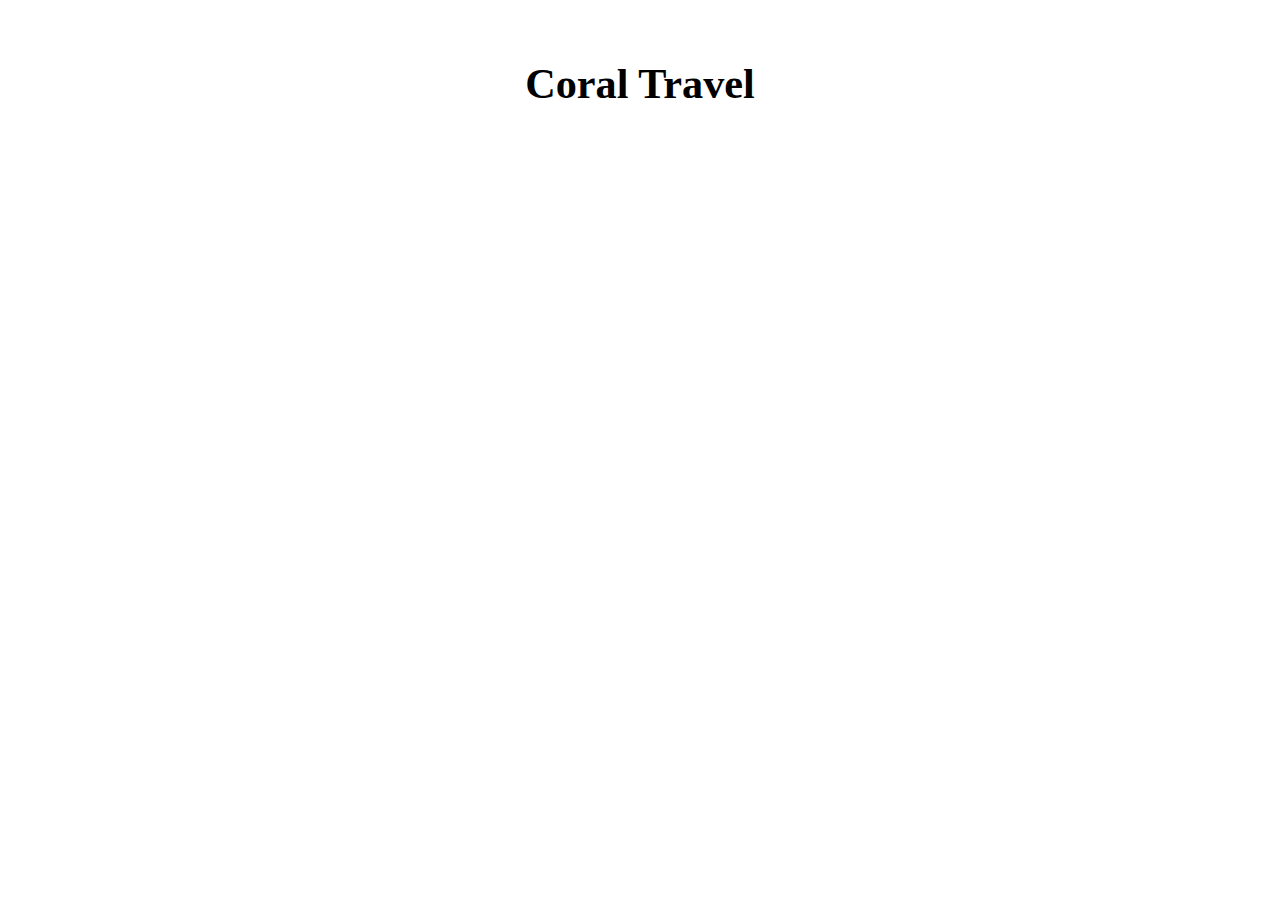
<file: site/coral.ru/index.html>
<body>
<link rel="stylesheet" href="css/index.css">

<div id="site-wrap">

    <section>
        <div class="contenu">
            <h2>Coral Travel</h2>
        </div>
    </section>

</div>

<script src="js/index.js"></script>
</body>
</file>
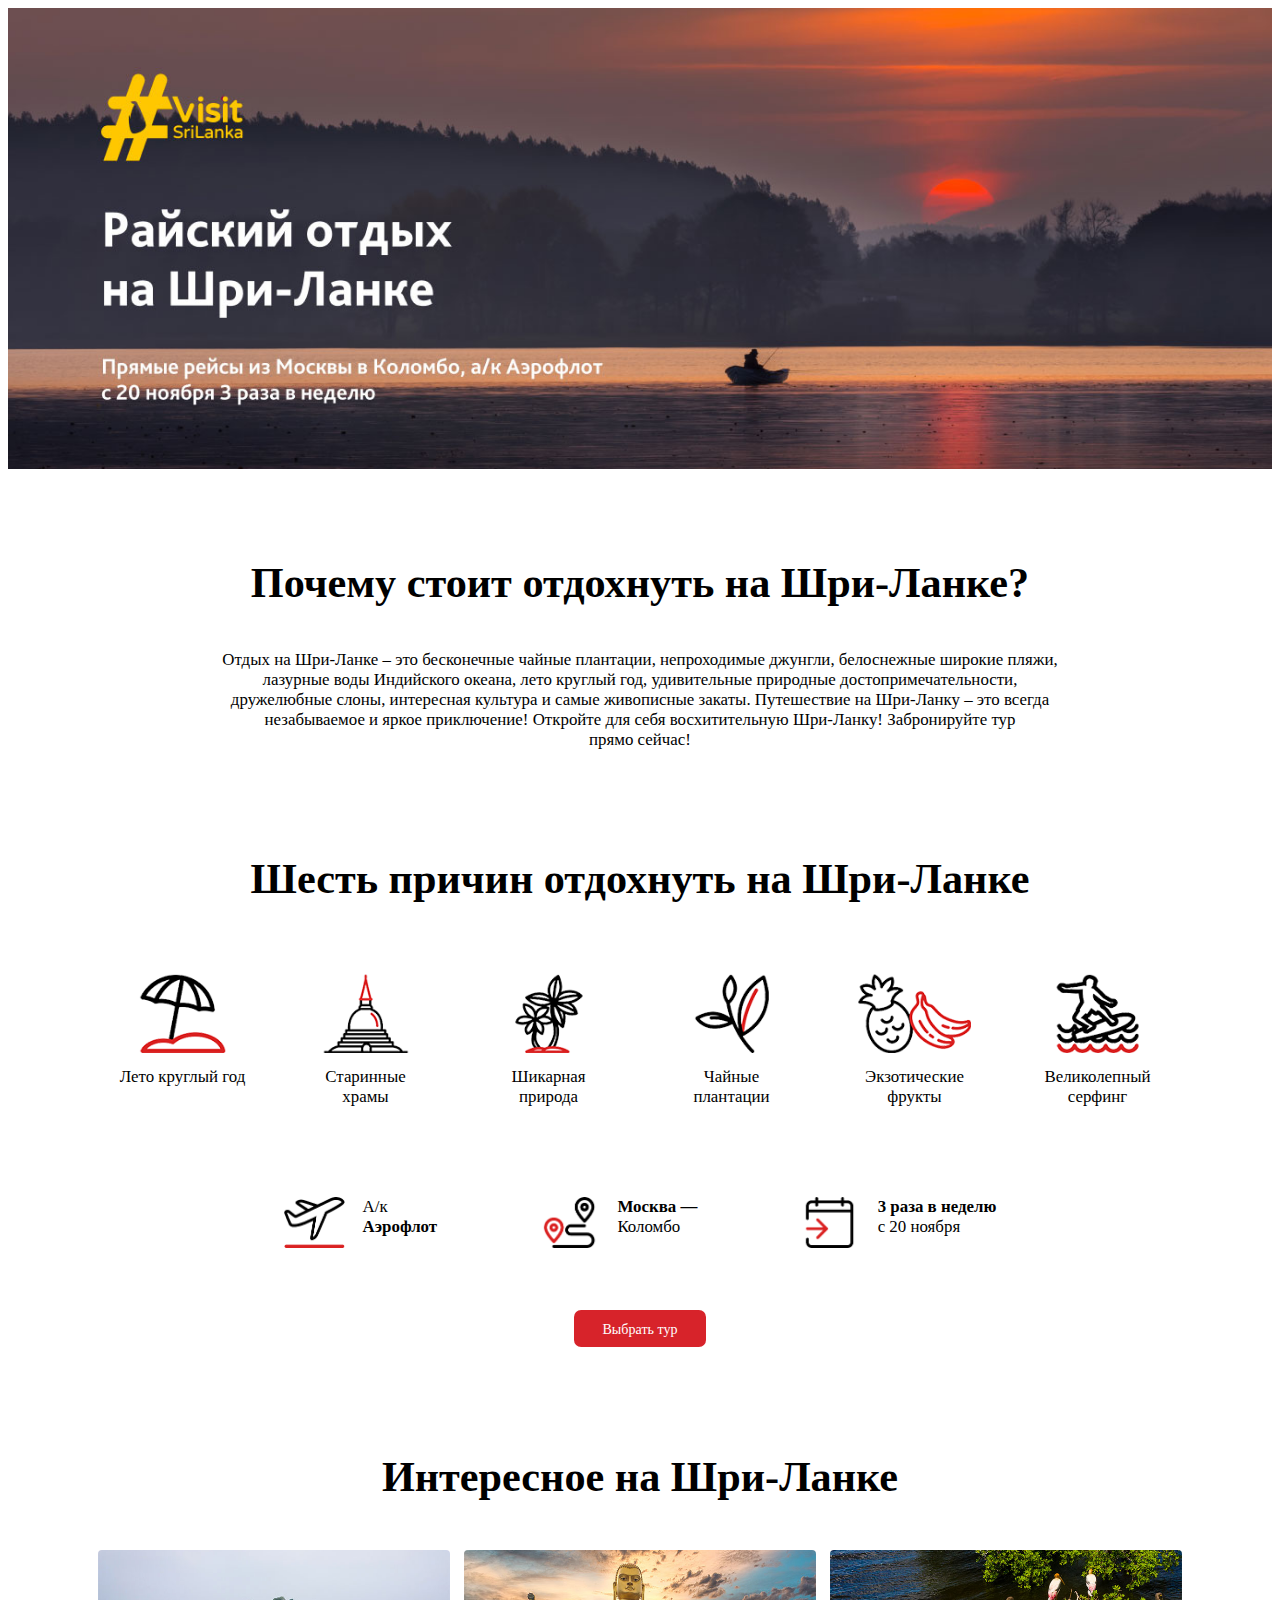
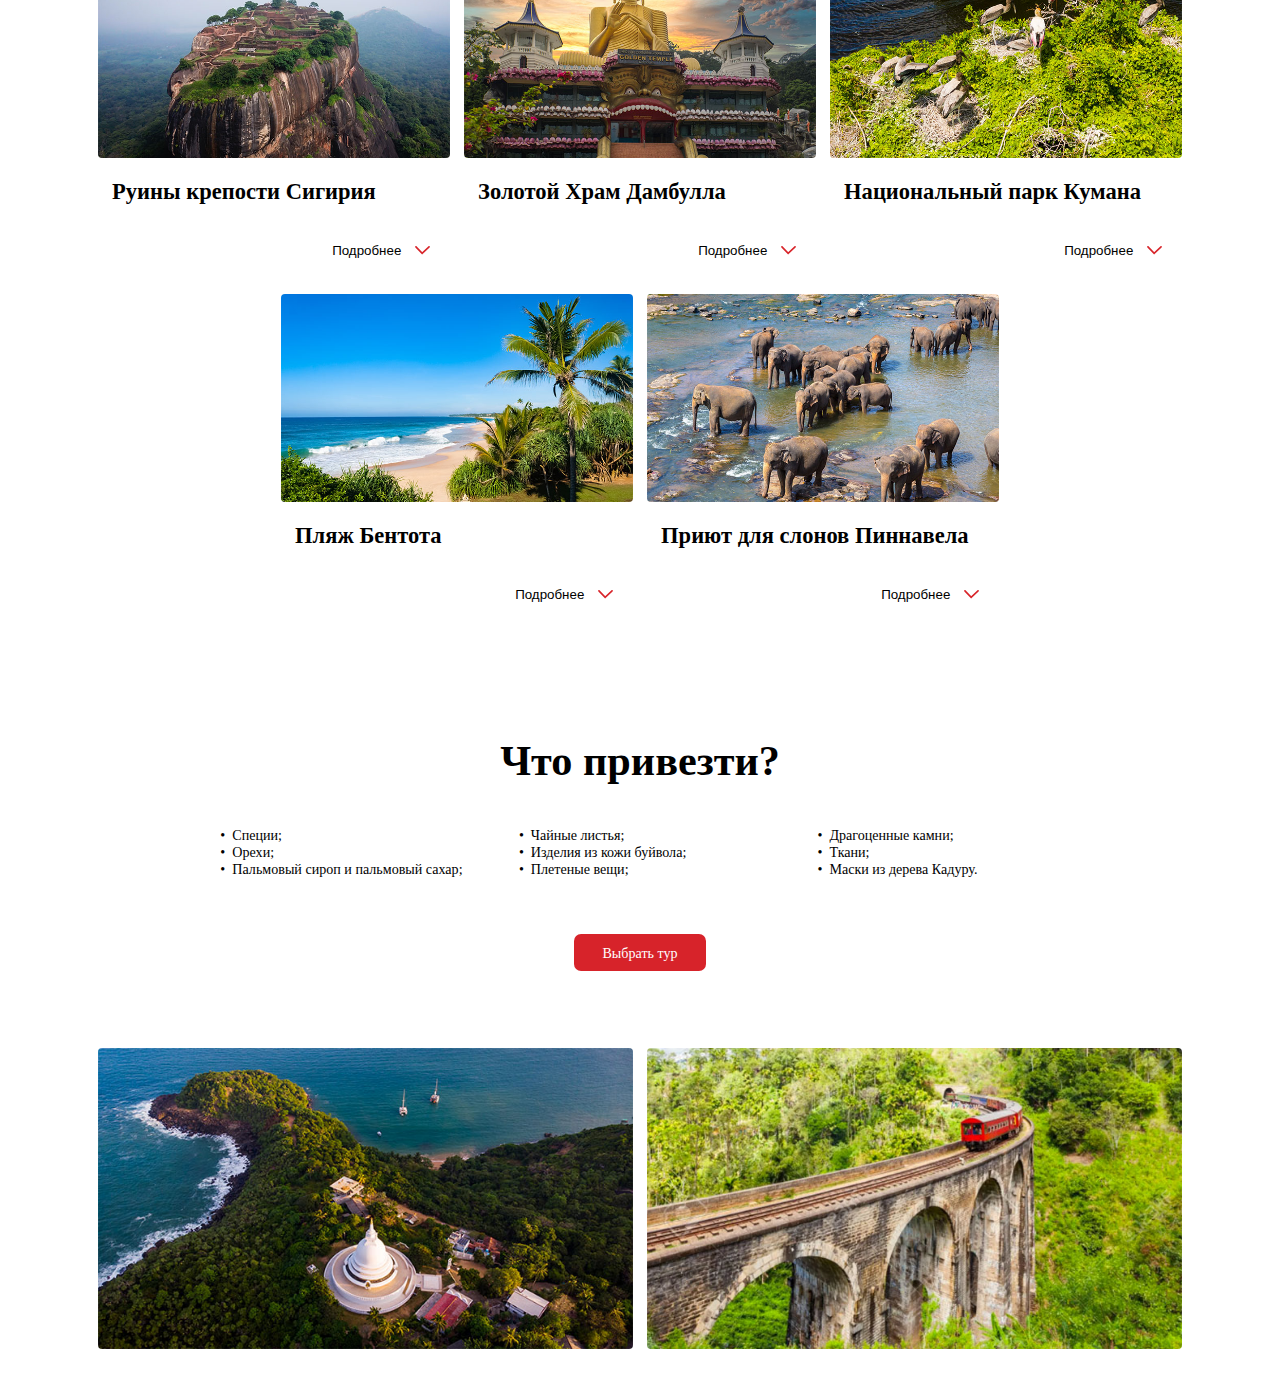
<file: site/sunmar.ru/index.html>
<body>

<link rel="stylesheet" href="css/index.css">

<div id="site-wrap">

    <section class="intro"><span> </span></section>

    <section class="why">
        <div class="contenu">
            <h2>Почему стоит отдохнуть на Шри&#8209;Ланке?</h2>
            <p>
                Отдых на Шри-Ланке – это бесконечные чайные плантации, непроходимые джунгли, белоснежные широкие пляжи,
                лазурные воды Индийского океана, лето круглый год, удивительные природные достопримечательности,
                дружелюбные слоны, интересная культура и самые живописные закаты. Путешествие на Шри-Ланку – это всегда
                незабываемое и яркое приключение! Откройте для себя восхитительную Шри-Ланку! Забронируйте тур прямо сейчас!
            </p>
        </div>
    </section>

    <section class="six-reasons">
        <div class="contenu">
            <h2>Шесть причин отдохнуть на Шри&#8209;Ланке</h2>
            <div class="reasons-list">
                <div>
                    <div class="icon" style="background-image: url(iii/icon-reason-01.png);"><span> </span></div>
                    <div class="label">Лето круглый год</div>
                </div>
                <div>
                    <div class="icon" style="background-image: url(iii/icon-reason-02.png);"><span> </span></div>
                    <div class="label">Старинные храмы</div>
                </div>
                <div>
                    <div class="icon" style="background-image: url(iii/icon-reason-03.png);"><span> </span></div>
                    <div class="label">Шикарная природа</div>
                </div>
                <div>
                    <div class="icon" style="background-image: url(iii/icon-reason-04.png);"><span> </span></div>
                    <div class="label">Чайные плантации</div>
                </div>
                <div>
                    <div class="icon" style="background-image: url(iii/icon-reason-05.png);"><span> </span></div>
                    <div class="label">Экзотические фрукты</div>
                </div>
                <div>
                    <div class="icon" style="background-image: url(iii/icon-reason-06.png);"><span> </span></div>
                    <div class="label">Великолепный серфинг</div>
                </div>
            </div>
            <div class="key-points">
                <div class="item">
                    <div class="icon" style="background-image: url(iii/icon-keypoint-01.png);"><span> </span></div>
                    <div class="label">А/к <br><strong>Аэрофлот</strong></div>
                </div>
                <div class="item">
                    <div class="icon" style="background-image: url(iii/icon-keypoint-02.png);"><span> </span></div>
                    <div class="label"><strong>Москва &mdash;</strong> <br>Коломбо</div>
                </div>
                <div class="item">
                    <div class="icon" style="background-image: url(iii/icon-keypoint-03.png);"><span> </span></div>
                    <div class="label"><strong>3 раза в неделю</strong> <br>с 20 ноября </div>
                </div>
            </div>
            <div class="actions">
                <a href="https://www.sunmar.ru/tours/rilanka/" class="buttonlike red" target="_blank">Выбрать тур</a>
            </div>
        </div>
    </section>

    <section class="poi">
        <div class="contenu">
            <h2>Интересное на Шри&#8209;Ланке</h2>
            <div class="poi-list">
                <div class="poi-short">
                    <div class="pad">
                        <div class="visual" style="background-image: url(iii/poi-visual-01.jpg);"><span> </span></div>
                        <div class="info">
                            <h3>Руины крепости Сигирия</h3>
                            <p>
                                Руины крепости Сигирия &mdash; это визитная карточка страны. Они расположены на месте
                                уснувшего миллионы лет назад вулкана. Застывшая лава образовала плато, на котором возник
                                замок с разнообразными парками, садами и бассейнами. Это одно из самых посещаемых
                                достопримечательностей острова.
                            </p>
                            <button class="more">Подробнее</button>
                        </div>
                    </div>
                </div>
                <div class="poi-details order-1">
                    <div class="pad">
                        <div class="visual" style="background-image: url(iii/poi-visual-01.jpg);"><span> </span></div>
                        <div class="info">
                            <h3>Руины крепости Сигирия</h3>
                            <p>
                                Руины крепости Сигирия &mdash; это визитная карточка страны. Они расположены на месте
                                уснувшего миллионы лет назад вулкана. Застывшая лава образовала плато, на котором возник
                                замок с разнообразными парками, садами и бассейнами. Это одно из самых посещаемых
                                достопримечательностей острова.
                            </p>
                        </div>
                    </div>
                </div>

                <div class="poi-short">
                    <div class="pad">
                        <div class="visual" style="background-image: url(iii/poi-visual-02.jpg);"><span> </span></div>
                        <div class="info">
                            <h3>Золотой Храм Дамбулла</h3>
                            <p>
                                Золотой Храм Дамбулла &mdash; это пещерный храм, который высечен в скале. Ему более 2 тысячелетий.
                                В центре храма возвышается огромная статуя Будды. Также в храме находится
                                Музей буддизма, в котором собраны скульптуры духовного учителя, картины с историей его
                                жизни и фотографии руководителей монастыря.
                            </p>
                            <button class="more">Подробнее</button>
                        </div>
                    </div>
                </div>
                <div class="poi-details order-1">
                    <div class="pad">
                        <div class="visual" style="background-image: url(iii/poi-visual-02.jpg);"><span> </span></div>
                        <div class="info">
                            <h3>Золотой Храм Дамбулла</h3>
                            <p>
                                Золотой Храм Дамбулла &mdash; это пещерный храм, который высечен в скале. Ему более 2 тысячелетий.
                                В центре храма возвышается огромная статуя Будды. Также в храме находится
                                Музей буддизма, в котором собраны скульптуры духовного учителя, картины с историей его
                                жизни и фотографии руководителей монастыря.
                            </p>
                        </div>
                    </div>
                </div>

                <div class="poi-short">
                    <div class="pad">
                        <div class="visual" style="background-image: url(iii/poi-visual-03.jpg);"><span> </span></div>
                        <div class="info">
                            <h3>Национальный парк Кумана</h3>
                            <p>
                                Парк расположен на юге-востоке Шри&#8209;Ланки. Его большую часть занимают мангровые болота.
                                Они обеспечивают пропитанием большое количество водных животных, а также редких видов
                                черепах, рептилий и крупных млекопитающих.
                            </p>
                            <button class="more">Подробнее</button>
                        </div>
                    </div>
                </div>
                <div class="poi-details order-1">
                    <div class="pad">
                        <div class="visual" style="background-image: url(iii/poi-visual-03.jpg);"><span> </span></div>
                        <div class="info">
                            <h3>Национальный парк Кумана</h3>
                            <p>
                                Парк расположен на юге-востоке Шри&#8209;Ланки. Его большую часть занимают мангровые болота.
                                Они обеспечивают пропитанием большое количество водных животных, а также редких видов
                                черепах, рептилий и крупных млекопитающих.
                            </p>
                        </div>
                    </div>
                </div>

                <div class="poi-short order-2">
                    <div class="pad">
                        <div class="visual" style="background-image: url(iii/poi-visual-04.jpg);"><span> </span></div>
                        <div class="info">
                            <h3>Пляж Бентота</h3>
                            <p>
                                Это великолепный пляж, расположенный в юго-западной части Шри&#8209;Ланки. Он окружен пушной
                                тропической растительностью. На пляже отлично развита инфраструктура: есть кафе, бары и сувенирные
                                лавки. А еще на этом пляже часто проводят свадебные церемонии.
                            </p>
                            <button class="more">Подробнее</button>
                        </div>
                    </div>
                </div>
                <div class="poi-details order-3">
                    <div class="pad">
                        <div class="visual" style="background-image: url(iii/poi-visual-04.jpg);"><span> </span></div>
                        <div class="info">
                            <h3>Пляж Бентота</h3>
                            <p>
                                Это великолепный пляж, расположенный в юго-западной части Шри&#8209;Ланки. Он окружен пушной
                                тропической растительностью. На пляже отлично развита инфраструктура: есть кафе, бары и сувенирные
                                лавки. А еще на этом пляже часто проводят свадебные церемонии.
                            </p>
                        </div>
                    </div>
                </div>

                <div class="poi-short order-2">
                    <div class="pad">
                        <div class="visual" style="background-image: url(iii/poi-visual-05.jpg);"><span> </span></div>
                        <div class="info">
                            <h3>Приют для слонов Пиннавела</h3>
                            <p>
                                Приют для слонов Пиннавела считается самым крупным в мире питомником. Он создавался с целью
                                выхаживания брошенных слонят. Позже сюда стали поступать взрослые особи,
                                пострадавшие от браконьеров и засухи. Сегодня здесь созданы все условия для увеличения
                                популяции слонов. В приюте можно покормить слонят из бутылочки.
                            </p>
                            <button class="more">Подробнее</button>
                        </div>
                    </div>
                </div>
                <div class="poi-details order-3">
                    <div class="pad">
                        <div class="visual" style="background-image: url(iii/poi-visual-05.jpg);"><span> </span></div>
                        <div class="info">
                            <h3>Приют для слонов Пиннавела</h3>
                            <p>
                                Приют для слонов Пиннавела считается самым крупным в мире питомником. Он создавался с целью
                                выхаживания брошенных слонят. Позже сюда стали поступать взрослые особи,
                                пострадавшие от браконьеров и засухи. Сегодня здесь созданы все условия для увеличения
                                популяции слонов. В приюте можно покормить слонят из бутылочки.
                            </p>
                        </div>
                    </div>
                </div>

            </div>
        </div>
    </section>

    <section class="what2bring">
        <div class="contenu">
            <h2>Что привезти?</h2>
            <div class="items-list">
                <div class="item">Специи;</div>
                <br><div class="item">Орехи;</div>
                <br><div class="item">Пальмовый сироп и пальмовый сахар;</div>
                <br><div class="item">Чайные листья;</div>
                <br><div class="item">Изделия из кожи буйвола;</div>
                <br><div class="item">Плетеные вещи;</div>
                <br><div class="item">Драгоценные камни;</div>
                <br><div class="item">Ткани;</div>
                <br><div class="item">Маски из дерева Кадуру.</div>
            </div>
            <div class="actions">
                <a href="https://www.sunmar.ru/tours/rilanka/" class="buttonlike red" target="_blank">Выбрать тур</a>
            </div>
        </div>
    </section>

    <section class="just-pics">
        <div class="contenu">
            <div class="pic">
                <div class="pad" style="background-image: url(iii/just-pic-01.jpg);"><span> </span></div>
            </div>
            <div class="pic">
                <div class="pad" style="background-image: url(iii/just-pic-02.jpg);"><span> </span></div>
            </div>
        </div>
    </section>

    <!--#source _section_message_us.html-->

</div>

<script src="js/index.js"></script>
</body>
</file>
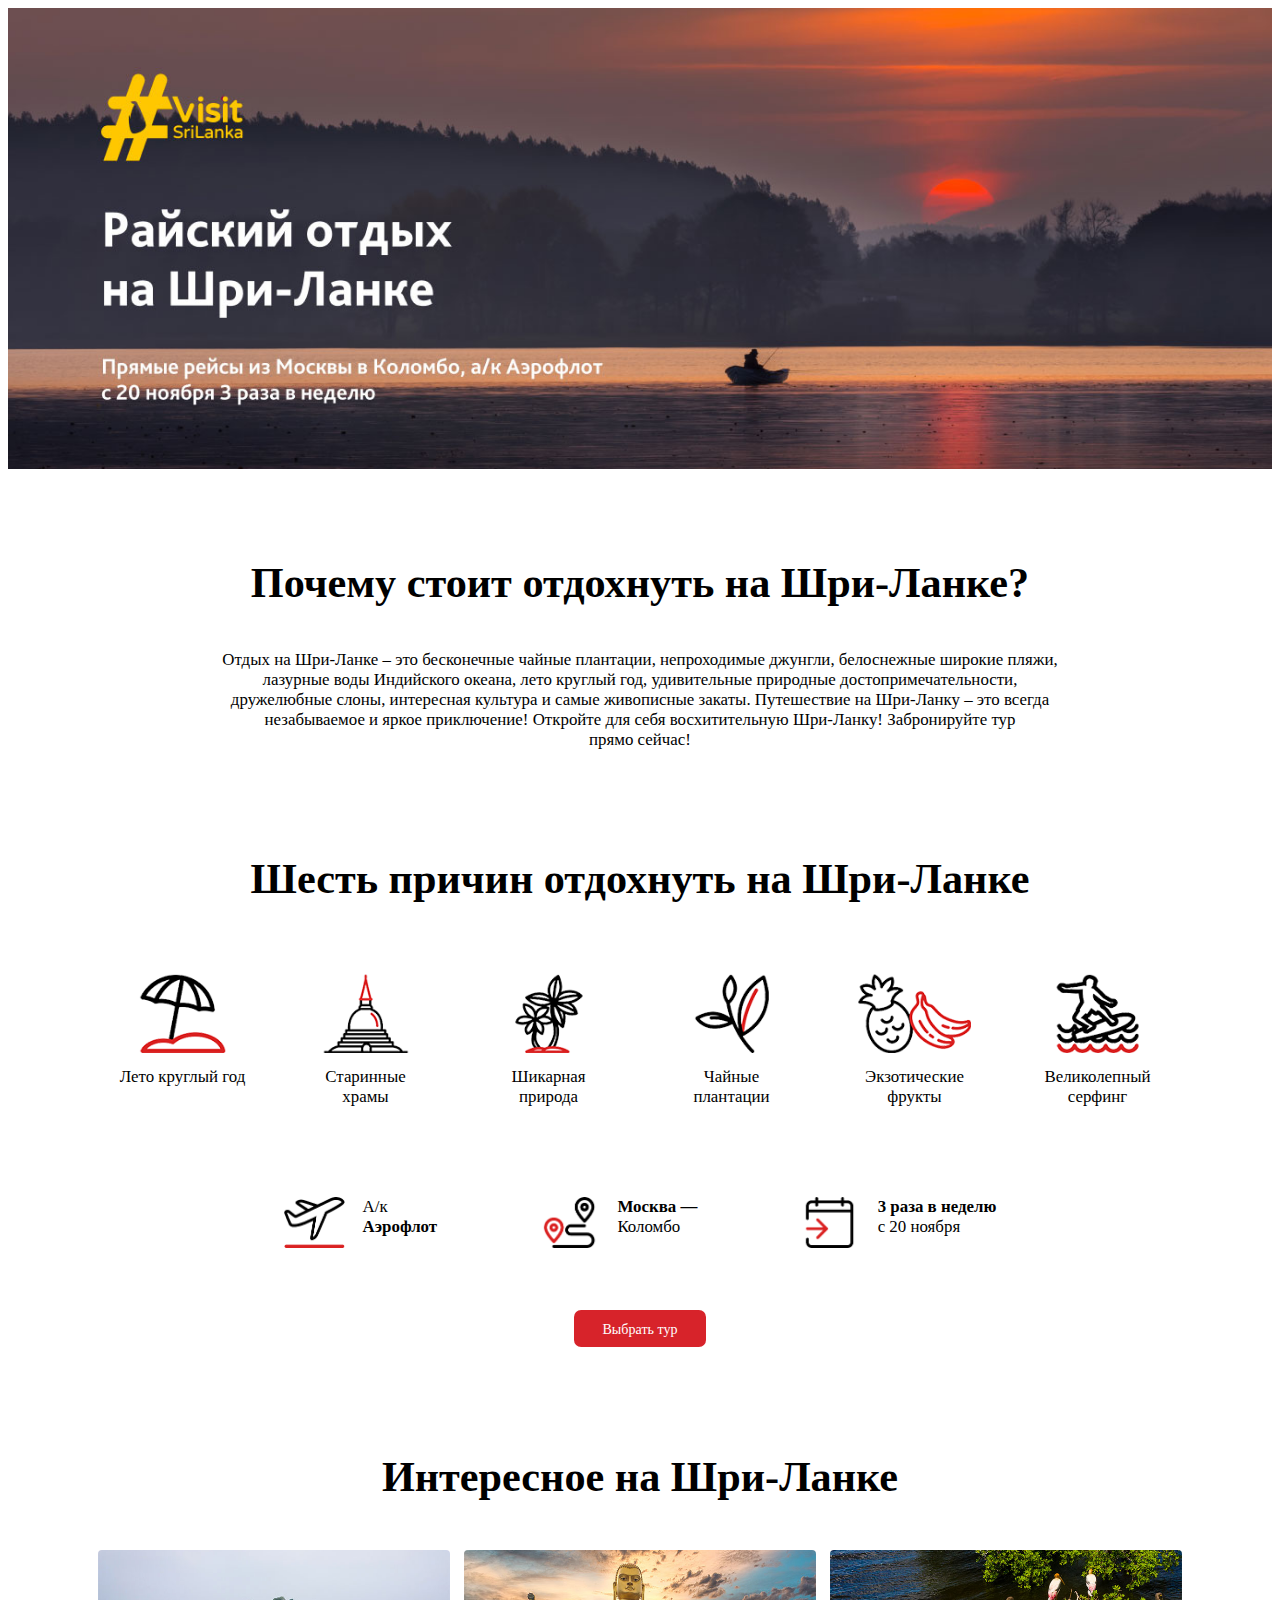
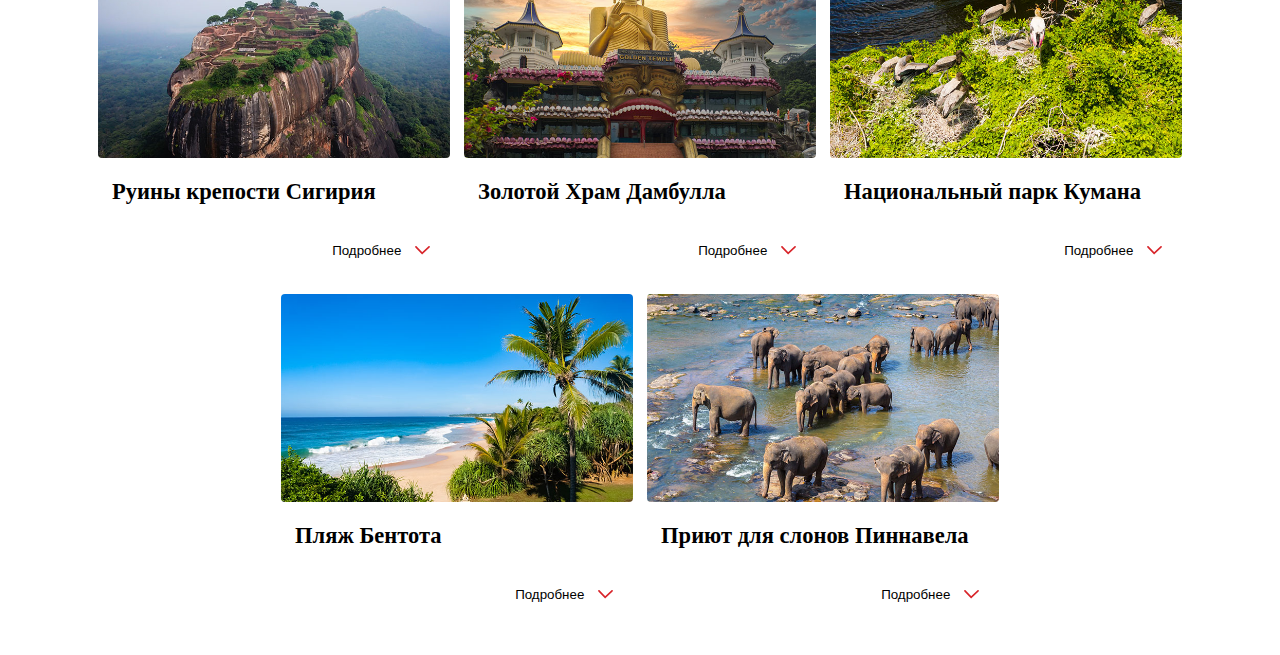
<file: site/sunmar.ru/intro.html>
<body>

<link rel="stylesheet" href="css/intro.css">

<div id="site-wrap">

    <section class="intro"><span> </span></section>

    <section class="why">
        <div class="contenu">
            <h2>Почему стоит отдохнуть на Шри&#8209;Ланке?</h2>
            <p>
                Отдых на Шри-Ланке – это бесконечные чайные плантации, непроходимые джунгли, белоснежные широкие пляжи,
                лазурные воды Индийского океана, лето круглый год, удивительные природные достопримечательности,
                дружелюбные слоны, интересная культура и самые живописные закаты. Путешествие на Шри-Ланку – это всегда
                незабываемое и яркое приключение! Откройте для себя восхитительную Шри-Ланку! Забронируйте тур прямо сейчас!
            </p>
        </div>
    </section>

    <section class="six-reasons">
        <div class="contenu">
            <h2>Шесть причин отдохнуть на Шри&#8209;Ланке</h2>
            <div class="reasons-list">
                <div>
                    <div class="icon" style="background-image: url(iii/icon-reason-01.png);"><span> </span></div>
                    <div class="label">Лето круглый год</div>
                </div>
                <div>
                    <div class="icon" style="background-image: url(iii/icon-reason-02.png);"><span> </span></div>
                    <div class="label">Старинные храмы</div>
                </div>
                <div>
                    <div class="icon" style="background-image: url(iii/icon-reason-03.png);"><span> </span></div>
                    <div class="label">Шикарная природа</div>
                </div>
                <div>
                    <div class="icon" style="background-image: url(iii/icon-reason-04.png);"><span> </span></div>
                    <div class="label">Чайные плантации</div>
                </div>
                <div>
                    <div class="icon" style="background-image: url(iii/icon-reason-05.png);"><span> </span></div>
                    <div class="label">Экзотические фрукты</div>
                </div>
                <div>
                    <div class="icon" style="background-image: url(iii/icon-reason-06.png);"><span> </span></div>
                    <div class="label">Великолепный серфинг</div>
                </div>
            </div>
            <div class="key-points">
                <div class="item">
                    <div class="icon" style="background-image: url(iii/icon-keypoint-01.png);"><span> </span></div>
                    <div class="label">А/к <br><strong>Аэрофлот</strong></div>
                </div>
                <div class="item">
                    <div class="icon" style="background-image: url(iii/icon-keypoint-02.png);"><span> </span></div>
                    <div class="label"><strong>Москва &mdash;</strong> <br>Коломбо</div>
                </div>
                <div class="item">
                    <div class="icon" style="background-image: url(iii/icon-keypoint-03.png);"><span> </span></div>
                    <div class="label"><strong>3 раза в неделю</strong> <br>с 20 ноября </div>
                </div>
            </div>
            <div class="actions">
                <a href="https://www.sunmar.ru/tours/rilanka/" class="buttonlike red" target="_blank">Выбрать тур</a>
            </div>
        </div>
    </section>

    <section class="poi">
        <div class="contenu">
            <h2>Интересное на Шри&#8209;Ланке</h2>
            <div class="poi-list">
                <div class="poi-short">
                    <div class="pad">
                        <div class="visual" style="background-image: url(iii/poi-visual-01.jpg);"><span> </span></div>
                        <div class="info">
                            <h3>Руины крепости Сигирия</h3>
                            <p>
                                Руины крепости Сигирия &mdash; это визитная карточка страны. Они расположены на месте
                                уснувшего миллионы лет назад вулкана. Застывшая лава образовала плато, на котором возник
                                замок с разнообразными парками, садами и бассейнами. Это одно из самых посещаемых
                                достопримечательностей острова.
                            </p>
                            <button class="more">Подробнее</button>
                        </div>
                    </div>
                </div>
                <div class="poi-details order-1">
                    <div class="pad">
                        <div class="visual" style="background-image: url(iii/poi-visual-01.jpg);"><span> </span></div>
                        <div class="info">
                            <h3>Руины крепости Сигирия</h3>
                            <p>
                                Руины крепости Сигирия &mdash; это визитная карточка страны. Они расположены на месте
                                уснувшего миллионы лет назад вулкана. Застывшая лава образовала плато, на котором возник
                                замок с разнообразными парками, садами и бассейнами. Это одно из самых посещаемых
                                достопримечательностей острова.
                            </p>
                        </div>
                    </div>
                </div>

                <div class="poi-short">
                    <div class="pad">
                        <div class="visual" style="background-image: url(iii/poi-visual-02.jpg);"><span> </span></div>
                        <div class="info">
                            <h3>Золотой Храм Дамбулла</h3>
                            <p>
                                Золотой Храм Дамбулла &mdash; это пещерный храм, который высечен в скале. Ему более 2 тысячелетий.
                                В центре храма возвышается огромная статуя Будды. Также в храме находится
                                Музей буддизма, в котором собраны скульптуры духовного учителя, картины с историей его
                                жизни и фотографии руководителей монастыря.
                            </p>
                            <button class="more">Подробнее</button>
                        </div>
                    </div>
                </div>
                <div class="poi-details order-1">
                    <div class="pad">
                        <div class="visual" style="background-image: url(iii/poi-visual-02.jpg);"><span> </span></div>
                        <div class="info">
                            <h3>Золотой Храм Дамбулла</h3>
                            <p>
                                Золотой Храм Дамбулла &mdash; это пещерный храм, который высечен в скале. Ему более 2 тысячелетий.
                                В центре храма возвышается огромная статуя Будды. Также в храме находится
                                Музей буддизма, в котором собраны скульптуры духовного учителя, картины с историей его
                                жизни и фотографии руководителей монастыря.
                            </p>
                        </div>
                    </div>
                </div>

                <div class="poi-short">
                    <div class="pad">
                        <div class="visual" style="background-image: url(iii/poi-visual-03.jpg);"><span> </span></div>
                        <div class="info">
                            <h3>Национальный парк Кумана</h3>
                            <p>
                                Парк расположен на юге-востоке Шри&#8209;Ланки. Его большую часть занимают мангровые болота.
                                Они обеспечивают пропитанием большое количество водных животных, а также редких видов
                                черепах, рептилий и крупных млекопитающих.
                            </p>
                            <button class="more">Подробнее</button>
                        </div>
                    </div>
                </div>
                <div class="poi-details order-1">
                    <div class="pad">
                        <div class="visual" style="background-image: url(iii/poi-visual-03.jpg);"><span> </span></div>
                        <div class="info">
                            <h3>Национальный парк Кумана</h3>
                            <p>
                                Парк расположен на юге-востоке Шри&#8209;Ланки. Его большую часть занимают мангровые болота.
                                Они обеспечивают пропитанием большое количество водных животных, а также редких видов
                                черепах, рептилий и крупных млекопитающих.
                            </p>
                        </div>
                    </div>
                </div>

                <div class="poi-short order-2">
                    <div class="pad">
                        <div class="visual" style="background-image: url(iii/poi-visual-04.jpg);"><span> </span></div>
                        <div class="info">
                            <h3>Пляж Бентота</h3>
                            <p>
                                Это великолепный пляж, расположенный в юго-западной части Шри&#8209;Ланки. Он окружен пушной
                                тропической растительностью. На пляже отлично развита инфраструктура: есть кафе, бары и сувенирные
                                лавки. А еще на этом пляже часто проводят свадебные церемонии.
                            </p>
                            <button class="more">Подробнее</button>
                        </div>
                    </div>
                </div>
                <div class="poi-details order-3">
                    <div class="pad">
                        <div class="visual" style="background-image: url(iii/poi-visual-04.jpg);"><span> </span></div>
                        <div class="info">
                            <h3>Пляж Бентота</h3>
                            <p>
                                Это великолепный пляж, расположенный в юго-западной части Шри&#8209;Ланки. Он окружен пушной
                                тропической растительностью. На пляже отлично развита инфраструктура: есть кафе, бары и сувенирные
                                лавки. А еще на этом пляже часто проводят свадебные церемонии.
                            </p>
                        </div>
                    </div>
                </div>

                <div class="poi-short order-2">
                    <div class="pad">
                        <div class="visual" style="background-image: url(iii/poi-visual-05.jpg);"><span> </span></div>
                        <div class="info">
                            <h3>Приют для слонов Пиннавела</h3>
                            <p>
                                Приют для слонов Пиннавела считается самым крупным в мире питомником. Он создавался с целью
                                выхаживания брошенных слонят. Позже сюда стали поступать взрослые особи,
                                пострадавшие от браконьеров и засухи. Сегодня здесь созданы все условия для увеличения
                                популяции слонов. В приюте можно покормить слонят из бутылочки.
                            </p>
                            <button class="more">Подробнее</button>
                        </div>
                    </div>
                </div>
                <div class="poi-details order-3">
                    <div class="pad">
                        <div class="visual" style="background-image: url(iii/poi-visual-05.jpg);"><span> </span></div>
                        <div class="info">
                            <h3>Приют для слонов Пиннавела</h3>
                            <p>
                                Приют для слонов Пиннавела считается самым крупным в мире питомником. Он создавался с целью
                                выхаживания брошенных слонят. Позже сюда стали поступать взрослые особи,
                                пострадавшие от браконьеров и засухи. Сегодня здесь созданы все условия для увеличения
                                популяции слонов. В приюте можно покормить слонят из бутылочки.
                            </p>
                        </div>
                    </div>
                </div>

            </div>
        </div>
    </section>

</div>

<script src="js/intro.js"></script>
</body>
</file>
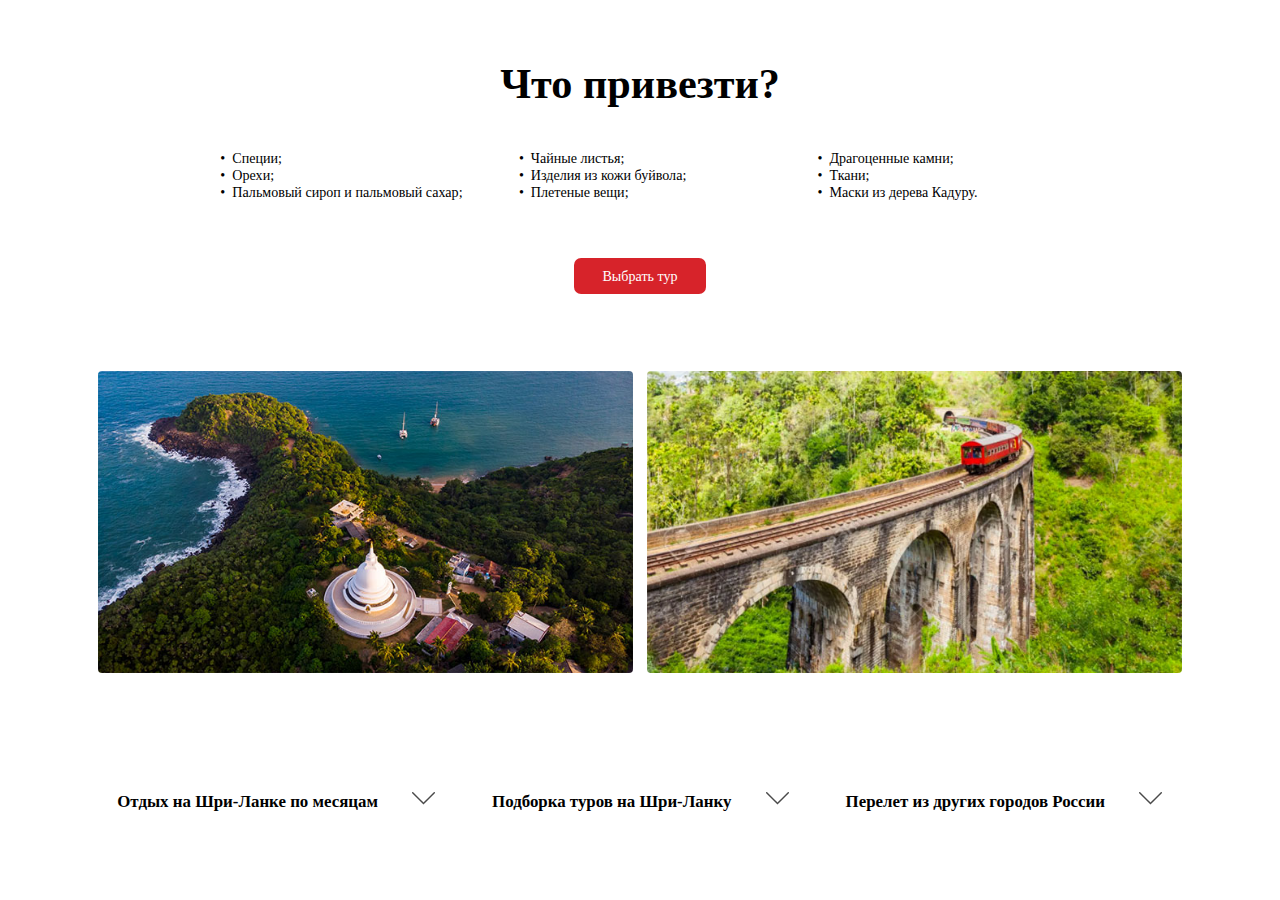
<file: site/sunmar.ru/shopping.html>
<body>

<link rel="stylesheet" href="css/intro.css">

<div id="site-wrap">

    <section class="what2bring">
        <div class="contenu">
            <h2>Что привезти?</h2>
            <div class="items-list">
                <div class="item">Специи;</div>
                <br><div class="item">Орехи;</div>
                <br><div class="item">Пальмовый сироп и пальмовый сахар;</div>
                <br><div class="item">Чайные листья;</div>
                <br><div class="item">Изделия из кожи буйвола;</div>
                <br><div class="item">Плетеные вещи;</div>
                <br><div class="item">Драгоценные камни;</div>
                <br><div class="item">Ткани;</div>
                <br><div class="item">Маски из дерева Кадуру.</div>
            </div>
            <div class="actions">
                <a href="https://www.sunmar.ru/tours/rilanka/" class="buttonlike red" target="_blank">Выбрать тур</a>
            </div>
        </div>
    </section>

    <section class="just-pics">
        <div class="contenu">
            <div class="pic">
                <div class="pad" style="background-image: url(iii/just-pic-01.jpg);"><span> </span></div>
            </div>
            <div class="pic">
                <div class="pad" style="background-image: url(iii/just-pic-02.jpg);"><span> </span></div>
            </div>
        </div>
    </section>

    <!--#source _section_message_us.html-->

    <section class="tours-xlinks">
        <div class="contenu">
            <div class="disclosable">
                <h2 class="toggler">Отдых на Шри&#8209;Ланке по месяцам</h2>
                <div class="xlinks">
                    <a target="_blank" href="/tury-srilanka-dekabr/">декабрь</a>
                    <a target="_blank" href="/tury-srilanka-yanvar/">январь</a>
                    <a target="_blank" href="/tury-srilanka-fevral/">февраль</a>
                </div>
            </div>
            <div class="disclosable">
                <h2 class="toggler">Подборка туров на Шри&#8209;Ланку</h2>
                <div class="xlinks">
                    <a target="_blank" href="/srilankaeconomichotels/" title="Горящие туры на Шри-Ланку">Горящие туры на Шри&#8209;Ланку</a>
                    <a target="_blank" href="/new_year-srilanka/">Туры на Шри&#8209;Ланку на Новый год</a>
                    <a target="_blank" href="/chotel-srilanka/" title="отели Шри-Ланки">отели Шри&#8209;Ланки</a>
                </div>
            </div>
            <div class="disclosable">
                <h2 class="toggler">Перелет из других городов России</h2>
                <div class="xlinks">
                    <a target="_blank" href="/saintpetersburg/tury-srilanka/">Санкт-Петербург</a>
                    <a target="_blank" href="/svx/tury-srilanka/">Екатеринбург</a>
                    <a target="_blank" href="/ufa/tury-srilanka/">Уфа</a>
                    <a target="_blank" href="/samara/tury-srilanka/">Самара</a>
                </div>
            </div>
        </div>
    </section>

</div>
<script src="js/shopping.js"></script>
</body>
</file>
<file: site/coral.ru/css/index.css>
.reset {
  position: static;
  left: auto;
  top: auto;
  right: auto;
  bottom: auto;
  width: auto;
  height: auto;
  margin: 0;
  padding: 0;
  -webkit-transform: none;
  -moz-transform: none;
  -ms-transform: none;
  -o-transform: none;
  transform: none;
  background: none;
}
.bbox,
.bbox * {
  box-sizing: border-box;
}
.interactive {
  -webkit-user-select: none;
  -moz-user-select: none;
  -ms-user-select: none;
  user-select: none;
}
.interactive:active {
  -webkit-transform: translateY(2px);
  -moz-transform: translateY(2px);
  -ms-transform: translateY(2px);
  -o-transform: translateY(2px);
  transform: translateY(2px);
}
.abs100x100 {
  position: absolute;
  left: 0;
  top: 0;
  width: 100%;
  height: 100%;
}
.centering {
  display: table !important;
  width: 100%;
  height: 100%;
}
.centering > *:first-child {
  width: 100%;
  height: 100%;
  display: table-cell;
  text-align: center;
  vertical-align: middle;
}
.centering > *:first-child > *:first-child {
  display: inline-block;
}
@media screen and (max-width: 768px) {
  .hidden-on-mobile {
    display: none !important;
  }
}
@media screen and (min-width: 769px) {
  .hidden-on-desktop {
    display: none !important;
  }
}
.rur:not(:empty):after {
  content: ' \20BD ';
}
.flex-center {
  display: flex;
  justify-content: center;
  align-items: center;
}
#site-wrap,
#site-wrap * {
  box-sizing: border-box;
}
#site-wrap section + section {
  margin-top: 3%;
}
@media screen and (max-width: 768px) {
  #site-wrap section + section {
    margin-top: 10%;
  }
}
#site-wrap section > .contenu {
  max-width: 1370px;
  margin: auto;
  padding: 1rem;
  font-size: 1.1vw;
  display: flex;
  flex-direction: column;
  align-items: center;
}
@media screen and (max-width: 1440px) {
  #site-wrap section > .contenu {
    max-width: 1130px;
  }
}
@media screen and (min-width: 1440px) {
  #site-wrap section > .contenu {
    font-size: 15.84px;
  }
}
#site-wrap section > .contenu > * {
  max-width: 100%;
}
@media screen and (max-width: 768px) {
  #site-wrap section > .contenu {
    font-size: 1.2em;
  }
}
@media screen and (max-width: 576px) {
  #site-wrap section > .contenu {
    font-size: 1.3em;
  }
}
#site-wrap section > .contenu h2 {
  text-align: center;
  margin-bottom: 1em;
  font-size: 3em;
  max-width: 20em;
}
@media screen and (max-width: 768px) {
  #site-wrap section > .contenu h2 {
    font-size: 2.6em;
    padding: 0 0.5em;
  }
}
@media screen and (max-width: 576px) {
  #site-wrap section > .contenu h2 {
    font-size: 2em;
  }
}
#site-wrap section > .contenu h3 {
  text-align: center;
  font-size: 2em;
}
#site-wrap section > .contenu ul li:before,
#site-wrap section > .contenu ul li:after {
  display: none;
}
#site-wrap section > .contenu .buttonlike {
  -webkit-user-select: none;
  -moz-user-select: none;
  -ms-user-select: none;
  user-select: none;
  display: inline-flex;
  justify-content: center;
  align-items: center;
  text-align: center;
  line-height: 1;
  font-size: inherit;
  height: 2.6em;
  padding: 0 2em;
  border: 0;
  text-decoration: none;
  border-radius: 0.5em;
}
#site-wrap section > .contenu .buttonlike:active {
  -webkit-transform: translateY(2px);
  -moz-transform: translateY(2px);
  -ms-transform: translateY(2px);
  -o-transform: translateY(2px);
  transform: translateY(2px);
}
#site-wrap section > .contenu .buttonlike.transparent {
  color: inherit;
  border: 1px solid currentColor;
}
#site-wrap section > .contenu .buttonlike.yellow {
  color: white;
  background-color: #F0AB00;
}
#site-wrap section > .contenu .buttonlike.blue {
  color: white;
  background-color: #0093D0;
}
#site-wrap section > .contenu .buttonlike.deepblue {
  color: white;
  background-color: #0F2855;
}
#site-wrap section > .contenu .buttonlike.red {
  color: white;
  background-color: #D7232A;
}
body .contentLayout-BaseContainer {
  max-width: 100%;
  overflow: hidden;
}
body .contentLayout-BaseContainer .notcritical {
  padding: 0!important;
}
body .contentLayout-BaseContainer .notcritical > .container {
  margin: 0!important;
  padding: 0!important;
  max-width: none!important;
}
body .contentLayout-BaseContainer .notcritical > .container .widgetcontainer {
  margin-bottom: 0;
}
body .contentLayout-BaseContainer .notcritical > .container > .row:not(:nth-child(2)) {
  display: none;
}
body > div.contentLayout-BaseContainer > div.notcritical > div > div:nth-child(2) > div.col-sm-12.order-1.col-md-9.rightcol > h1 {
  display: none;
}
</file>
<file: site/sunmar.ru/css/index.css>
.reset {
  position: static;
  left: auto;
  top: auto;
  right: auto;
  bottom: auto;
  width: auto;
  height: auto;
  margin: 0;
  padding: 0;
  -webkit-transform: none;
  -moz-transform: none;
  -ms-transform: none;
  -o-transform: none;
  transform: none;
  background: none;
}
.bbox,
.bbox * {
  box-sizing: border-box;
}
.interactive {
  -webkit-user-select: none;
  -moz-user-select: none;
  -ms-user-select: none;
  user-select: none;
}
.interactive:active {
  -webkit-transform: translateY(2px);
  -moz-transform: translateY(2px);
  -ms-transform: translateY(2px);
  -o-transform: translateY(2px);
  transform: translateY(2px);
}
.abs100x100 {
  position: absolute;
  left: 0;
  top: 0;
  width: 100%;
  height: 100%;
}
.centering {
  display: table !important;
  width: 100%;
  height: 100%;
}
.centering > *:first-child {
  width: 100%;
  height: 100%;
  display: table-cell;
  text-align: center;
  vertical-align: middle;
}
.centering > *:first-child > *:first-child {
  display: inline-block;
}
@media screen and (max-width: 768px) {
  .hidden-on-mobile {
    display: none !important;
  }
}
@media screen and (min-width: 769px) {
  .hidden-on-desktop {
    display: none !important;
  }
}
.rur:not(:empty):after {
  content: ' \20BD ';
}
.flex-center {
  display: flex;
  justify-content: center;
  align-items: center;
}
#site-wrap,
#site-wrap * {
  box-sizing: border-box;
}
#site-wrap section + section {
  margin-top: 3%;
}
@media screen and (max-width: 768px) {
  #site-wrap section + section {
    margin-top: 10%;
  }
}
#site-wrap section > .contenu {
  max-width: 1370px;
  margin: auto;
  padding: 1rem;
  font-size: 1.1vw;
  display: flex;
  flex-direction: column;
  align-items: center;
}
@media screen and (max-width: 1440px) {
  #site-wrap section > .contenu {
    max-width: 1130px;
  }
}
@media screen and (min-width: 1440px) {
  #site-wrap section > .contenu {
    font-size: 15.84px;
  }
}
#site-wrap section > .contenu > * {
  max-width: 100%;
}
@media screen and (max-width: 768px) {
  #site-wrap section > .contenu {
    font-size: 1.2em;
  }
}
@media screen and (max-width: 576px) {
  #site-wrap section > .contenu {
    font-size: 1.3em;
  }
}
#site-wrap section > .contenu h2 {
  text-align: center;
  margin-bottom: 1em;
  font-size: 3em;
  max-width: 20em;
}
@media screen and (max-width: 768px) {
  #site-wrap section > .contenu h2 {
    font-size: 2.6em;
    padding: 0 0.5em;
  }
}
@media screen and (max-width: 576px) {
  #site-wrap section > .contenu h2 {
    font-size: 2em;
  }
}
#site-wrap section > .contenu h3 {
  text-align: center;
  font-size: 2em;
}
#site-wrap section > .contenu ul li:before,
#site-wrap section > .contenu ul li:after {
  display: none;
}
#site-wrap section > .contenu .buttonlike {
  -webkit-user-select: none;
  -moz-user-select: none;
  -ms-user-select: none;
  user-select: none;
  display: inline-flex;
  justify-content: center;
  align-items: center;
  text-align: center;
  line-height: 1;
  font-size: inherit;
  height: 2.6em;
  padding: 0 2em;
  border: 0;
  text-decoration: none;
  border-radius: 0.5em;
}
#site-wrap section > .contenu .buttonlike:active {
  -webkit-transform: translateY(2px);
  -moz-transform: translateY(2px);
  -ms-transform: translateY(2px);
  -o-transform: translateY(2px);
  transform: translateY(2px);
}
#site-wrap section > .contenu .buttonlike.transparent {
  color: inherit;
  border: 1px solid currentColor;
}
#site-wrap section > .contenu .buttonlike.yellow {
  color: white;
  background-color: #F0AB00;
}
#site-wrap section > .contenu .buttonlike.blue {
  color: white;
  background-color: #0093D0;
}
#site-wrap section > .contenu .buttonlike.deepblue {
  color: white;
  background-color: #0F2855;
}
#site-wrap section > .contenu .buttonlike.red {
  color: white;
  background-color: #D7232A;
}
body .contentLayout-BaseContainer {
  max-width: 100%;
  overflow: hidden;
}
body .contentLayout-BaseContainer .notcritical {
  padding: 0!important;
}
body .contentLayout-BaseContainer .notcritical > .container {
  margin: 0!important;
  padding: 0!important;
  max-width: none!important;
}
body .contentLayout-BaseContainer .notcritical > .container .widgetcontainer {
  margin-bottom: 0;
}
body .contentLayout-BaseContainer .notcritical > .container > .row:not(:nth-child(2)) {
  display: none;
}
body > div.contentLayout-BaseContainer > div.notcritical > div > div:nth-child(2) > div.col-sm-12.order-1.col-md-9.rightcol > h1 {
  display: none;
}
#site-wrap section.intro {
  position: relative;
  background: url("../iii/intro-desktop.jpg") center no-repeat;
  background-size: cover;
  max-width: 1370px;
  margin: auto;
}
#site-wrap section.intro:before {
  content: '';
  display: block;
  padding-top: 36.49635036%;
}
#site-wrap section.intro > * {
  position: absolute;
  left: 0;
  top: 0;
  width: 100%;
  height: 100%;
}
@media screen and (max-width: 768px) {
  #site-wrap section.intro {
    position: relative;
    background-image: url(../iii/intro-mobile.jpg);
  }
  #site-wrap section.intro:before {
    content: '';
    display: block;
    padding-top: 136.11111111%;
  }
  #site-wrap section.intro > * {
    position: absolute;
    left: 0;
    top: 0;
    width: 100%;
    height: 100%;
  }
}
#site-wrap section.why > .contenu p {
  max-width: 50em;
  margin: 0 auto;
  font-size: 1.2em;
  text-align: center;
}
@media screen and (max-width: 768px) {
  #site-wrap section.why > .contenu p {
    padding: 0 2em;
  }
}
#site-wrap section.six-reasons > .contenu .reasons-list {
  display: flex;
  justify-content: center;
  align-items: flex-start;
  flex-wrap: wrap;
}
#site-wrap section.six-reasons > .contenu .reasons-list > * {
  flex: 1 1 16.66666667%;
  display: flex;
  flex-direction: column;
  align-items: center;
  text-align: center;
  padding: 2em;
}
#site-wrap section.six-reasons > .contenu .reasons-list > * > * {
  max-width: 100%;
}
#site-wrap section.six-reasons > .contenu .reasons-list > * .icon {
  position: relative;
  width: 8em;
  max-width: 130px;
  background: center no-repeat;
  background-size: contain;
  margin-bottom: 1em;
}
#site-wrap section.six-reasons > .contenu .reasons-list > * .icon:before {
  content: '';
  display: block;
  padding-top: 70%;
}
#site-wrap section.six-reasons > .contenu .reasons-list > * .icon > * {
  position: absolute;
  left: 0;
  top: 0;
  width: 100%;
  height: 100%;
}
@media screen and (max-width: 576px) {
  #site-wrap section.six-reasons > .contenu .reasons-list > * .icon {
    width: 5em;
  }
}
#site-wrap section.six-reasons > .contenu .reasons-list > * .label {
  font-size: 1.2em;
}
@media screen and (max-width: 576px) {
  #site-wrap section.six-reasons > .contenu .reasons-list > * .label {
    font-size: 1em;
    line-height: 1.1;
  }
}
#site-wrap section.six-reasons > .contenu .key-points {
  margin-top: 2em;
  display: flex;
  justify-content: center;
  background-color: white;
  padding: 0 4em;
  border-radius: 1em;
}
@media screen and (max-width: 768px) {
  #site-wrap section.six-reasons > .contenu .key-points {
    flex-direction: column;
  }
}
@media screen and (max-width: 576px) {
  #site-wrap section.six-reasons > .contenu .key-points {
    padding: 0;
  }
}
#site-wrap section.six-reasons > .contenu .key-points > * {
  display: flex;
  padding: 2em 3em;
  font-size: 1.2em;
}
@media screen and (max-width: 576px) {
  #site-wrap section.six-reasons > .contenu .key-points > * {
    padding: 2em 0;
  }
}
#site-wrap section.six-reasons > .contenu .key-points > * .icon {
  position: relative;
  background: center no-repeat;
  background-size: contain;
  width: 4em;
  max-width: 62px;
  margin-right: 1em;
}
#site-wrap section.six-reasons > .contenu .key-points > * .icon:before {
  content: '';
  display: block;
  padding-top: 83.2%;
}
#site-wrap section.six-reasons > .contenu .key-points > * .icon > * {
  position: absolute;
  left: 0;
  top: 0;
  width: 100%;
  height: 100%;
}
#site-wrap section.six-reasons > .contenu .actions {
  display: flex;
  justify-content: center;
  align-items: center;
  margin-top: 2em;
}
#site-wrap section.poi > .contenu .poi-list {
  display: flex;
  flex-wrap: wrap;
  justify-content: center;
}
#site-wrap section.poi > .contenu .poi-list .poi-short,
#site-wrap section.poi > .contenu .poi-list .poi-details {
  padding: 0.5em;
  background-color: white;
  overflow: hidden;
}
#site-wrap section.poi > .contenu .poi-list .poi-short h3,
#site-wrap section.poi > .contenu .poi-list .poi-details h3 {
  font-size: 1.6em;
  margin: 0;
}
#site-wrap section.poi > .contenu .poi-list .poi-short {
  flex: 0 0 33.33333333%;
}
@media screen and (max-width: 768px) {
  #site-wrap section.poi > .contenu .poi-list .poi-short {
    flex: 0 0 100%;
  }
}
@media screen and (max-width: 768px) {
  #site-wrap section.poi > .contenu .poi-list .poi-short.open .info > p {
    max-height: 20em!important;
    padding-bottom: 2em!important;
  }
}
#site-wrap section.poi > .contenu .poi-list .poi-short.open .more:after {
  transform: rotate(180deg);
}
#site-wrap section.poi > .contenu .poi-list .poi-short .pad {
  display: flex;
  flex-direction: column;
  height: 100%;
}
#site-wrap section.poi > .contenu .poi-list .poi-short .pad > * {
  max-width: 100%;
}
#site-wrap section.poi > .contenu .poi-list .poi-short .pad .visual {
  position: relative;
  background: center no-repeat;
  background-size: cover;
  border-radius: 4px;
}
#site-wrap section.poi > .contenu .poi-list .poi-short .pad .visual:before {
  content: '';
  display: block;
  padding-top: 59.09090909%;
}
#site-wrap section.poi > .contenu .poi-list .poi-short .pad .visual > * {
  position: absolute;
  left: 0;
  top: 0;
  width: 100%;
  height: 100%;
}
#site-wrap section.poi > .contenu .poi-list .poi-short .pad .info {
  width: 100%;
  display: flex;
  flex-direction: column;
  padding: 1.5em 1em;
  flex-grow: 1;
}
#site-wrap section.poi > .contenu .poi-list .poi-short .pad .info > * {
  max-width: 100%;
}
#site-wrap section.poi > .contenu .poi-list .poi-short .pad .info h3 {
  align-self: flex-start;
  text-align: left;
  margin-bottom: 1em;
}
#site-wrap section.poi > .contenu .poi-list .poi-short .pad .info > p {
  margin-bottom: 0;
  max-height: 0;
  overflow: hidden;
  -webkit-transition: max-height 0.5s, padding 0.5s;
  -moz-transition: max-height 0.5s, padding 0.5s;
  -ms-transition: max-height 0.5s, padding 0.5s;
  -o-transition: max-height 0.5s, padding 0.5s;
  transition: max-height 0.5s, padding 0.5s;
}
#site-wrap section.poi > .contenu .poi-list .poi-short .pad .info .more {
  -webkit-user-select: none;
  -moz-user-select: none;
  -ms-user-select: none;
  user-select: none;
  outline: none;
  display: inline-flex;
  align-items: center;
  background-color: transparent;
  border: 0;
  align-self: flex-end;
  margin-top: auto;
  cursor: pointer;
}
#site-wrap section.poi > .contenu .poi-list .poi-short .pad .info .more:active {
  -webkit-transform: translateY(2px);
  -moz-transform: translateY(2px);
  -ms-transform: translateY(2px);
  -o-transform: translateY(2px);
  transform: translateY(2px);
}
#site-wrap section.poi > .contenu .poi-list .poi-short .pad .info .more:after {
  content: '';
  height: 0.7em;
  width: 1.14545455em;
  background: url("[data-uri]") center no-repeat;
  background-size: contain;
  margin-left: 1em;
  -webkit-transition: transform 0.5s;
  -moz-transition: transform 0.5s;
  -ms-transition: transform 0.5s;
  -o-transition: transform 0.5s;
  transition: transform 0.5s;
}
#site-wrap section.poi > .contenu .poi-list .poi-details {
  display: none;
  flex: 0 0 100%;
}
@media screen and (max-width: 768px) {
  #site-wrap section.poi > .contenu .poi-list .poi-details {
    display: none!important;
  }
}
#site-wrap section.poi > .contenu .poi-list .poi-details.order-1 {
  order: 1;
}
#site-wrap section.poi > .contenu .poi-list .poi-details.order-2 {
  order: 2;
}
#site-wrap section.poi > .contenu .poi-list .poi-details.order-3 {
  order: 3;
}
#site-wrap section.poi > .contenu .poi-list .poi-details .pad {
  display: flex;
}
#site-wrap section.poi > .contenu .poi-list .poi-details .pad .visual {
  flex: 0 0 50%;
  position: relative;
  background: center no-repeat;
  background-size: cover;
  border-radius: 4px;
}
#site-wrap section.poi > .contenu .poi-list .poi-details .pad .visual:before {
  content: '';
  display: block;
  padding-top: 67.15328467%;
}
#site-wrap section.poi > .contenu .poi-list .poi-details .pad .visual > * {
  position: absolute;
  left: 0;
  top: 0;
  width: 100%;
  height: 100%;
}
#site-wrap section.poi > .contenu .poi-list .poi-details .pad .info {
  display: flex;
  flex-direction: column;
  align-items: flex-start;
  padding: 2em 4em;
  font-size: 1.2em;
}
#site-wrap section.poi > .contenu .poi-list .poi-details .pad .info > * {
  max-width: 100%;
}
#site-wrap section.poi > .contenu .poi-list .poi-details .pad .info h3 {
  -webkit-user-select: none;
  -moz-user-select: none;
  -ms-user-select: none;
  user-select: none;
  display: flex;
  justify-content: space-between;
  align-items: center;
  text-align: left;
  width: 100%;
  margin-bottom: 1em;
  cursor: pointer;
  line-height: 1;
}
#site-wrap section.poi > .contenu .poi-list .poi-details .pad .info h3:active {
  -webkit-transform: translateY(2px);
  -moz-transform: translateY(2px);
  -ms-transform: translateY(2px);
  -o-transform: translateY(2px);
  transform: translateY(2px);
}
#site-wrap section.poi > .contenu .poi-list .poi-details .pad .info h3:after {
  content: '';
  width: 1.2em;
  height: 1.2em;
  background: url("[data-uri]") center no-repeat;
  background-size: 90%;
}
#site-wrap section.what2bring > .contenu .items-list {
  max-width: 70em;
  margin: auto;
  column-count: 3;
  column-gap: 4em;
}
@media screen and (max-width: 768px) {
  #site-wrap section.what2bring > .contenu .items-list {
    column-count: 2;
  }
}
@media screen and (max-width: 576px) {
  #site-wrap section.what2bring > .contenu .items-list {
    column-count: 1;
  }
}
#site-wrap section.what2bring > .contenu .items-list .item {
  display: inline-flex;
}
#site-wrap section.what2bring > .contenu .items-list .item:before {
  content: '\2022';
  margin-right: 0.5em;
}
#site-wrap section.what2bring > .contenu .actions {
  display: flex;
  justify-content: center;
  align-items: center;
  margin-top: 4em;
}
#site-wrap section.just-pics > .contenu {
  width: 100%;
  display: flex;
  flex-direction: row;
  flex-wrap: wrap;
}
#site-wrap section.just-pics > .contenu .pic {
  flex: 1 1 50%;
  padding: 0.5em;
}
@media screen and (max-width: 768px) {
  #site-wrap section.just-pics > .contenu .pic {
    flex: 1 1 100%;
  }
}
#site-wrap section.just-pics > .contenu .pic .pad {
  position: relative;
  width: 100%;
  background: center no-repeat;
  background-size: cover;
  border-radius: 4px;
}
#site-wrap section.just-pics > .contenu .pic .pad:before {
  content: '';
  display: block;
  padding-top: 56.36363636%;
}
#site-wrap section.just-pics > .contenu .pic .pad > * {
  position: absolute;
  left: 0;
  top: 0;
  width: 100%;
  height: 100%;
}
#site-wrap section.message-us > .contenu {
  flex-direction: row;
  align-items: stretch;
}
@media screen and (max-width: 768px) {
  #site-wrap section.message-us > .contenu {
    flex-direction: column;
  }
}
#site-wrap section.message-us > .contenu .lefty,
#site-wrap section.message-us > .contenu .righty {
  flex: 1 1 50%;
}
#site-wrap section.message-us > .contenu .righty {
  display: flex;
  flex-direction: column;
  align-items: center;
  text-align: center;
  border-left: 1px solid black;
}
#site-wrap section.message-us > .contenu .righty > * {
  max-width: 100%;
}
@media screen and (max-width: 768px) {
  #site-wrap section.message-us > .contenu .righty {
    border-left: 0;
    border-top: 1px solid black;
    margin-top: 2em;
    padding-top: 2em;
  }
}
#site-wrap section.message-us > .contenu .messengers {
  display: flex;
  justify-content: center;
  margin-top: 2em;
}
#site-wrap section.message-us > .contenu .messengers a {
  -webkit-user-select: none;
  -moz-user-select: none;
  -ms-user-select: none;
  user-select: none;
  position: relative;
  width: 5em;
  max-width: 80px;
  background: center no-repeat;
  background-size: contain;
  margin: 0 1.5em;
}
#site-wrap section.message-us > .contenu .messengers a:active {
  -webkit-transform: translateY(2px);
  -moz-transform: translateY(2px);
  -ms-transform: translateY(2px);
  -o-transform: translateY(2px);
  transform: translateY(2px);
}
#site-wrap section.message-us > .contenu .messengers a:before {
  content: '';
  display: block;
  padding-top: 100%;
}
#site-wrap section.message-us > .contenu .messengers a > * {
  position: absolute;
  left: 0;
  top: 0;
  width: 100%;
  height: 100%;
}
#site-wrap section.message-us > .contenu .phone-number {
  font-size: 3.125em;
  font-weight: bold;
  color: #D8242A;
  text-decoration: none;
  margin: 0.5em auto;
}
@media screen and (max-width: 768px) {
  #site-wrap section.message-us > .contenu .phone-number {
    font-size: 8vw;
  }
}
</file>
<file: site/sunmar.ru/css/intro.css>
.reset {
  position: static;
  left: auto;
  top: auto;
  right: auto;
  bottom: auto;
  width: auto;
  height: auto;
  margin: 0;
  padding: 0;
  -webkit-transform: none;
  -moz-transform: none;
  -ms-transform: none;
  -o-transform: none;
  transform: none;
  background: none;
}
.bbox,
.bbox * {
  box-sizing: border-box;
}
.interactive {
  -webkit-user-select: none;
  -moz-user-select: none;
  -ms-user-select: none;
  user-select: none;
}
.interactive:active {
  -webkit-transform: translateY(2px);
  -moz-transform: translateY(2px);
  -ms-transform: translateY(2px);
  -o-transform: translateY(2px);
  transform: translateY(2px);
}
.abs100x100 {
  position: absolute;
  left: 0;
  top: 0;
  width: 100%;
  height: 100%;
}
.centering {
  display: table !important;
  width: 100%;
  height: 100%;
}
.centering > *:first-child {
  width: 100%;
  height: 100%;
  display: table-cell;
  text-align: center;
  vertical-align: middle;
}
.centering > *:first-child > *:first-child {
  display: inline-block;
}
@media screen and (max-width: 768px) {
  .hidden-on-mobile {
    display: none !important;
  }
}
@media screen and (min-width: 769px) {
  .hidden-on-desktop {
    display: none !important;
  }
}
.rur:not(:empty):after {
  content: ' \20BD ';
}
.flex-center {
  display: flex;
  justify-content: center;
  align-items: center;
}
#site-wrap,
#site-wrap * {
  box-sizing: border-box;
}
#site-wrap section + section {
  margin-top: 3%;
}
@media screen and (max-width: 768px) {
  #site-wrap section + section {
    margin-top: 10%;
  }
}
#site-wrap section > .contenu {
  max-width: 1370px;
  margin: auto;
  padding: 1rem;
  font-size: 1.1vw;
  display: flex;
  flex-direction: column;
  align-items: center;
}
@media screen and (max-width: 1440px) {
  #site-wrap section > .contenu {
    max-width: 1130px;
  }
}
@media screen and (min-width: 1440px) {
  #site-wrap section > .contenu {
    font-size: 15.84px;
  }
}
#site-wrap section > .contenu > * {
  max-width: 100%;
}
@media screen and (max-width: 768px) {
  #site-wrap section > .contenu {
    font-size: 1.2em;
  }
}
@media screen and (max-width: 576px) {
  #site-wrap section > .contenu {
    font-size: 1.3em;
  }
}
#site-wrap section > .contenu h2 {
  text-align: center;
  margin-bottom: 1em;
  font-size: 3em;
  max-width: 20em;
}
@media screen and (max-width: 768px) {
  #site-wrap section > .contenu h2 {
    font-size: 2.6em;
    padding: 0 0.5em;
  }
}
@media screen and (max-width: 576px) {
  #site-wrap section > .contenu h2 {
    font-size: 2em;
  }
}
#site-wrap section > .contenu h3 {
  text-align: center;
  font-size: 2em;
}
#site-wrap section > .contenu ul li:before,
#site-wrap section > .contenu ul li:after {
  display: none;
}
#site-wrap section > .contenu .buttonlike {
  -webkit-user-select: none;
  -moz-user-select: none;
  -ms-user-select: none;
  user-select: none;
  display: inline-flex;
  justify-content: center;
  align-items: center;
  text-align: center;
  line-height: 1;
  font-size: inherit;
  height: 2.6em;
  padding: 0 2em;
  border: 0;
  text-decoration: none;
  border-radius: 0.5em;
}
#site-wrap section > .contenu .buttonlike:active {
  -webkit-transform: translateY(2px);
  -moz-transform: translateY(2px);
  -ms-transform: translateY(2px);
  -o-transform: translateY(2px);
  transform: translateY(2px);
}
#site-wrap section > .contenu .buttonlike.transparent {
  color: inherit;
  border: 1px solid currentColor;
}
#site-wrap section > .contenu .buttonlike.yellow {
  color: white;
  background-color: #F0AB00;
}
#site-wrap section > .contenu .buttonlike.blue {
  color: white;
  background-color: #0093D0;
}
#site-wrap section > .contenu .buttonlike.deepblue {
  color: white;
  background-color: #0F2855;
}
#site-wrap section > .contenu .buttonlike.red {
  color: white;
  background-color: #D7232A;
}
body .contentLayout-BaseContainer {
  max-width: 100%;
  overflow: hidden;
}
body .contentLayout-BaseContainer .notcritical {
  padding: 0!important;
}
body .contentLayout-BaseContainer .notcritical > .container {
  margin: 0!important;
  padding: 0!important;
  max-width: none!important;
}
body .contentLayout-BaseContainer .notcritical > .container .widgetcontainer {
  margin-bottom: 0;
}
body .contentLayout-BaseContainer .notcritical > .container > .row:not(:nth-child(2)) {
  display: none;
}
body > div.contentLayout-BaseContainer > div.notcritical > div > div:nth-child(2) > div.col-sm-12.order-1.col-md-9.rightcol > h1 {
  display: none;
}
#site-wrap section.intro {
  position: relative;
  background: url("../iii/intro-desktop.jpg") center no-repeat;
  background-size: cover;
  max-width: 1370px;
  margin: auto;
}
#site-wrap section.intro:before {
  content: '';
  display: block;
  padding-top: 36.49635036%;
}
#site-wrap section.intro > * {
  position: absolute;
  left: 0;
  top: 0;
  width: 100%;
  height: 100%;
}
@media screen and (max-width: 768px) {
  #site-wrap section.intro {
    position: relative;
    background-image: url(../iii/intro-mobile.jpg);
  }
  #site-wrap section.intro:before {
    content: '';
    display: block;
    padding-top: 136.11111111%;
  }
  #site-wrap section.intro > * {
    position: absolute;
    left: 0;
    top: 0;
    width: 100%;
    height: 100%;
  }
}
#site-wrap section.why > .contenu p {
  max-width: 50em;
  margin: 0 auto;
  font-size: 1.2em;
  text-align: center;
}
@media screen and (max-width: 768px) {
  #site-wrap section.why > .contenu p {
    padding: 0 2em;
  }
}
#site-wrap section.six-reasons > .contenu .reasons-list {
  display: flex;
  justify-content: center;
  align-items: flex-start;
  flex-wrap: wrap;
}
#site-wrap section.six-reasons > .contenu .reasons-list > * {
  flex: 1 1 16.66666667%;
  display: flex;
  flex-direction: column;
  align-items: center;
  text-align: center;
  padding: 2em;
}
#site-wrap section.six-reasons > .contenu .reasons-list > * > * {
  max-width: 100%;
}
#site-wrap section.six-reasons > .contenu .reasons-list > * .icon {
  position: relative;
  width: 8em;
  max-width: 130px;
  background: center no-repeat;
  background-size: contain;
  margin-bottom: 1em;
}
#site-wrap section.six-reasons > .contenu .reasons-list > * .icon:before {
  content: '';
  display: block;
  padding-top: 70%;
}
#site-wrap section.six-reasons > .contenu .reasons-list > * .icon > * {
  position: absolute;
  left: 0;
  top: 0;
  width: 100%;
  height: 100%;
}
@media screen and (max-width: 576px) {
  #site-wrap section.six-reasons > .contenu .reasons-list > * .icon {
    width: 5em;
  }
}
#site-wrap section.six-reasons > .contenu .reasons-list > * .label {
  font-size: 1.2em;
}
@media screen and (max-width: 576px) {
  #site-wrap section.six-reasons > .contenu .reasons-list > * .label {
    font-size: 1em;
    line-height: 1.1;
  }
}
#site-wrap section.six-reasons > .contenu .key-points {
  margin-top: 2em;
  display: flex;
  justify-content: center;
  background-color: white;
  padding: 0 4em;
  border-radius: 1em;
}
@media screen and (max-width: 768px) {
  #site-wrap section.six-reasons > .contenu .key-points {
    flex-direction: column;
  }
}
@media screen and (max-width: 576px) {
  #site-wrap section.six-reasons > .contenu .key-points {
    padding: 0;
  }
}
#site-wrap section.six-reasons > .contenu .key-points > * {
  display: flex;
  padding: 2em 3em;
  font-size: 1.2em;
}
@media screen and (max-width: 576px) {
  #site-wrap section.six-reasons > .contenu .key-points > * {
    padding: 2em 0;
  }
}
#site-wrap section.six-reasons > .contenu .key-points > * .icon {
  position: relative;
  background: center no-repeat;
  background-size: contain;
  width: 4em;
  max-width: 62px;
  margin-right: 1em;
}
#site-wrap section.six-reasons > .contenu .key-points > * .icon:before {
  content: '';
  display: block;
  padding-top: 83.2%;
}
#site-wrap section.six-reasons > .contenu .key-points > * .icon > * {
  position: absolute;
  left: 0;
  top: 0;
  width: 100%;
  height: 100%;
}
#site-wrap section.six-reasons > .contenu .actions {
  display: flex;
  justify-content: center;
  align-items: center;
  margin-top: 2em;
}
#site-wrap section.poi > .contenu .poi-list {
  display: flex;
  flex-wrap: wrap;
  justify-content: center;
}
#site-wrap section.poi > .contenu .poi-list .poi-short,
#site-wrap section.poi > .contenu .poi-list .poi-details {
  padding: 0.5em;
  overflow: hidden;
}
#site-wrap section.poi > .contenu .poi-list .poi-short .pad,
#site-wrap section.poi > .contenu .poi-list .poi-details .pad {
  background-color: white;
}
#site-wrap section.poi > .contenu .poi-list .poi-short h3,
#site-wrap section.poi > .contenu .poi-list .poi-details h3 {
  font-size: 1.6em;
  margin: 0;
}
#site-wrap section.poi > .contenu .poi-list .poi-short {
  flex: 0 0 33.33333333%;
}
@media screen and (max-width: 768px) {
  #site-wrap section.poi > .contenu .poi-list .poi-short {
    flex: 0 0 100%;
  }
}
@media screen and (max-width: 768px) {
  #site-wrap section.poi > .contenu .poi-list .poi-short.open .info > p {
    max-height: 20em!important;
    padding-bottom: 2em!important;
  }
}
#site-wrap section.poi > .contenu .poi-list .poi-short.open .more:after {
  transform: rotate(180deg);
}
#site-wrap section.poi > .contenu .poi-list .poi-short .pad {
  display: flex;
  flex-direction: column;
  height: 100%;
}
#site-wrap section.poi > .contenu .poi-list .poi-short .pad > * {
  max-width: 100%;
}
#site-wrap section.poi > .contenu .poi-list .poi-short .pad .visual {
  position: relative;
  background: center no-repeat;
  background-size: cover;
  border-radius: 4px;
}
#site-wrap section.poi > .contenu .poi-list .poi-short .pad .visual:before {
  content: '';
  display: block;
  padding-top: 59.09090909%;
}
#site-wrap section.poi > .contenu .poi-list .poi-short .pad .visual > * {
  position: absolute;
  left: 0;
  top: 0;
  width: 100%;
  height: 100%;
}
#site-wrap section.poi > .contenu .poi-list .poi-short .pad .info {
  width: 100%;
  display: flex;
  flex-direction: column;
  padding: 1.5em 1em;
  flex-grow: 1;
}
#site-wrap section.poi > .contenu .poi-list .poi-short .pad .info > * {
  max-width: 100%;
}
#site-wrap section.poi > .contenu .poi-list .poi-short .pad .info h3 {
  align-self: flex-start;
  text-align: left;
  margin-bottom: 1em;
}
#site-wrap section.poi > .contenu .poi-list .poi-short .pad .info > p {
  margin-bottom: 0;
  max-height: 0;
  overflow: hidden;
  -webkit-transition: max-height 0.5s, padding 0.5s;
  -moz-transition: max-height 0.5s, padding 0.5s;
  -ms-transition: max-height 0.5s, padding 0.5s;
  -o-transition: max-height 0.5s, padding 0.5s;
  transition: max-height 0.5s, padding 0.5s;
}
#site-wrap section.poi > .contenu .poi-list .poi-short .pad .info .more {
  -webkit-user-select: none;
  -moz-user-select: none;
  -ms-user-select: none;
  user-select: none;
  outline: none;
  display: inline-flex;
  align-items: center;
  background-color: transparent;
  border: 0;
  align-self: flex-end;
  margin-top: auto;
  cursor: pointer;
}
#site-wrap section.poi > .contenu .poi-list .poi-short .pad .info .more:active {
  -webkit-transform: translateY(2px);
  -moz-transform: translateY(2px);
  -ms-transform: translateY(2px);
  -o-transform: translateY(2px);
  transform: translateY(2px);
}
#site-wrap section.poi > .contenu .poi-list .poi-short .pad .info .more:after {
  content: '';
  height: 0.7em;
  width: 1.14545455em;
  background: url("[data-uri]") center no-repeat;
  background-size: contain;
  margin-left: 1em;
  -webkit-transition: transform 0.5s;
  -moz-transition: transform 0.5s;
  -ms-transition: transform 0.5s;
  -o-transition: transform 0.5s;
  transition: transform 0.5s;
}
#site-wrap section.poi > .contenu .poi-list .poi-details {
  display: none;
  flex: 0 0 100%;
}
@media screen and (max-width: 768px) {
  #site-wrap section.poi > .contenu .poi-list .poi-details {
    display: none!important;
  }
}
#site-wrap section.poi > .contenu .poi-list .poi-details.order-1 {
  order: 1;
}
#site-wrap section.poi > .contenu .poi-list .poi-details.order-2 {
  order: 2;
}
#site-wrap section.poi > .contenu .poi-list .poi-details.order-3 {
  order: 3;
}
#site-wrap section.poi > .contenu .poi-list .poi-details .pad {
  display: flex;
}
#site-wrap section.poi > .contenu .poi-list .poi-details .pad .visual {
  flex: 0 0 50%;
  position: relative;
  background: center no-repeat;
  background-size: cover;
  border-radius: 4px;
}
#site-wrap section.poi > .contenu .poi-list .poi-details .pad .visual:before {
  content: '';
  display: block;
  padding-top: 67.15328467%;
}
#site-wrap section.poi > .contenu .poi-list .poi-details .pad .visual > * {
  position: absolute;
  left: 0;
  top: 0;
  width: 100%;
  height: 100%;
}
#site-wrap section.poi > .contenu .poi-list .poi-details .pad .info {
  display: flex;
  flex-direction: column;
  align-items: flex-start;
  padding: 2em 4em;
  font-size: 1.2em;
}
#site-wrap section.poi > .contenu .poi-list .poi-details .pad .info > * {
  max-width: 100%;
}
#site-wrap section.poi > .contenu .poi-list .poi-details .pad .info h3 {
  -webkit-user-select: none;
  -moz-user-select: none;
  -ms-user-select: none;
  user-select: none;
  display: flex;
  justify-content: space-between;
  align-items: center;
  text-align: left;
  width: 100%;
  margin-bottom: 1em;
  cursor: pointer;
  line-height: 1;
}
#site-wrap section.poi > .contenu .poi-list .poi-details .pad .info h3:active {
  -webkit-transform: translateY(2px);
  -moz-transform: translateY(2px);
  -ms-transform: translateY(2px);
  -o-transform: translateY(2px);
  transform: translateY(2px);
}
#site-wrap section.poi > .contenu .poi-list .poi-details .pad .info h3:after {
  content: '';
  width: 1.2em;
  height: 1.2em;
  background: url("[data-uri]") center no-repeat;
  background-size: 90%;
}
#site-wrap section.what2bring > .contenu .items-list {
  max-width: 70em;
  margin: auto;
  column-count: 3;
  column-gap: 4em;
}
@media screen and (max-width: 768px) {
  #site-wrap section.what2bring > .contenu .items-list {
    column-count: 2;
  }
}
@media screen and (max-width: 576px) {
  #site-wrap section.what2bring > .contenu .items-list {
    column-count: 1;
  }
}
#site-wrap section.what2bring > .contenu .items-list .item {
  display: inline-flex;
}
#site-wrap section.what2bring > .contenu .items-list .item:before {
  content: '\2022';
  margin-right: 0.5em;
}
#site-wrap section.what2bring > .contenu .actions {
  display: flex;
  justify-content: center;
  align-items: center;
  margin-top: 4em;
}
#site-wrap section.just-pics > .contenu {
  width: 100%;
  display: flex;
  flex-direction: row;
  flex-wrap: wrap;
}
#site-wrap section.just-pics > .contenu .pic {
  flex: 1 1 50%;
  padding: 0.5em;
}
@media screen and (max-width: 768px) {
  #site-wrap section.just-pics > .contenu .pic {
    flex: 1 1 100%;
  }
}
#site-wrap section.just-pics > .contenu .pic .pad {
  position: relative;
  width: 100%;
  background: center no-repeat;
  background-size: cover;
  border-radius: 4px;
}
#site-wrap section.just-pics > .contenu .pic .pad:before {
  content: '';
  display: block;
  padding-top: 56.36363636%;
}
#site-wrap section.just-pics > .contenu .pic .pad > * {
  position: absolute;
  left: 0;
  top: 0;
  width: 100%;
  height: 100%;
}
#site-wrap section.message-us > .contenu {
  flex-direction: row;
  align-items: stretch;
}
@media screen and (max-width: 768px) {
  #site-wrap section.message-us > .contenu {
    flex-direction: column;
  }
}
#site-wrap section.message-us > .contenu .lefty,
#site-wrap section.message-us > .contenu .righty {
  flex: 1 1 50%;
}
#site-wrap section.message-us > .contenu .righty {
  display: flex;
  flex-direction: column;
  align-items: center;
  text-align: center;
  border-left: 1px solid black;
}
#site-wrap section.message-us > .contenu .righty > * {
  max-width: 100%;
}
@media screen and (max-width: 768px) {
  #site-wrap section.message-us > .contenu .righty {
    border-left: 0;
    border-top: 1px solid black;
    margin-top: 2em;
    padding-top: 2em;
  }
}
#site-wrap section.message-us > .contenu .messengers {
  display: flex;
  justify-content: center;
  margin-top: 2em;
}
#site-wrap section.message-us > .contenu .messengers a {
  -webkit-user-select: none;
  -moz-user-select: none;
  -ms-user-select: none;
  user-select: none;
  position: relative;
  width: 5em;
  max-width: 80px;
  background: center no-repeat;
  background-size: contain;
  margin: 0 1.5em;
}
#site-wrap section.message-us > .contenu .messengers a:active {
  -webkit-transform: translateY(2px);
  -moz-transform: translateY(2px);
  -ms-transform: translateY(2px);
  -o-transform: translateY(2px);
  transform: translateY(2px);
}
#site-wrap section.message-us > .contenu .messengers a:before {
  content: '';
  display: block;
  padding-top: 100%;
}
#site-wrap section.message-us > .contenu .messengers a > * {
  position: absolute;
  left: 0;
  top: 0;
  width: 100%;
  height: 100%;
}
#site-wrap section.message-us > .contenu .phone-number {
  font-size: 3.125em;
  font-weight: bold;
  color: #D8242A;
  text-decoration: none;
  margin: 0.5em auto;
}
@media screen and (max-width: 768px) {
  #site-wrap section.message-us > .contenu .phone-number {
    font-size: 8vw;
  }
}
#site-wrap section.tours-xlinks > .contenu {
  width: 100%;
  display: flex;
  flex-direction: row;
  align-items: flex-start;
  justify-content: center;
}
@media screen and (max-width: 768px) {
  #site-wrap section.tours-xlinks > .contenu {
    flex-direction: column;
  }
}
#site-wrap section.tours-xlinks > .contenu .disclosable {
  margin: 2em;
}
@media screen and (max-width: 768px) {
  #site-wrap section.tours-xlinks > .contenu .disclosable {
    margin: 0.5em 1em;
  }
}
#site-wrap section.tours-xlinks > .contenu .disclosable .toggler {
  -webkit-user-select: none;
  -moz-user-select: none;
  -ms-user-select: none;
  user-select: none;
  display: flex;
  justify-content: space-between;
  font-size: 1.2em;
  text-align: left;
  white-space: nowrap;
  padding: 0;
  cursor: pointer;
}
#site-wrap section.tours-xlinks > .contenu .disclosable .toggler:active {
  -webkit-transform: translateY(2px);
  -moz-transform: translateY(2px);
  -ms-transform: translateY(2px);
  -o-transform: translateY(2px);
  transform: translateY(2px);
}
#site-wrap section.tours-xlinks > .contenu .disclosable .toggler:after {
  flex-shrink: 0;
  content: '';
  line-height: 1;
  height: 0.8em;
  width: 1.42222222em;
  background: url([data-uri]) center no-repeat;
  background-size: contain;
  margin-left: 2em;
  -webkit-transition: transform 0.5s;
  -moz-transition: transform 0.5s;
  -ms-transition: transform 0.5s;
  -o-transition: transform 0.5s;
  transition: transform 0.5s;
}
#site-wrap section.tours-xlinks > .contenu .disclosable .toggler.open + * {
  max-height: 50em;
}
#site-wrap section.tours-xlinks > .contenu .disclosable .toggler.open:after {
  transform: rotate(180deg);
}
#site-wrap section.tours-xlinks > .contenu .disclosable .xlinks {
  display: flex;
  flex-direction: column;
  max-height: 0;
  -webkit-transition: max-height 0.5s;
  -moz-transition: max-height 0.5s;
  -ms-transition: max-height 0.5s;
  -o-transition: max-height 0.5s;
  transition: max-height 0.5s;
  overflow: hidden;
}
#site-wrap section.tours-xlinks > .contenu .disclosable .xlinks > * {
  max-width: 100%;
}
#site-wrap section.tours-xlinks > .contenu .disclosable .xlinks a {
  font-size: inherit;
}
#hotels-set {
  width: 100%;
  max-width: 1280px;
  margin: auto;
}
[data-module="destinationDetail"] h1 {
  display: none;
}
</file>
